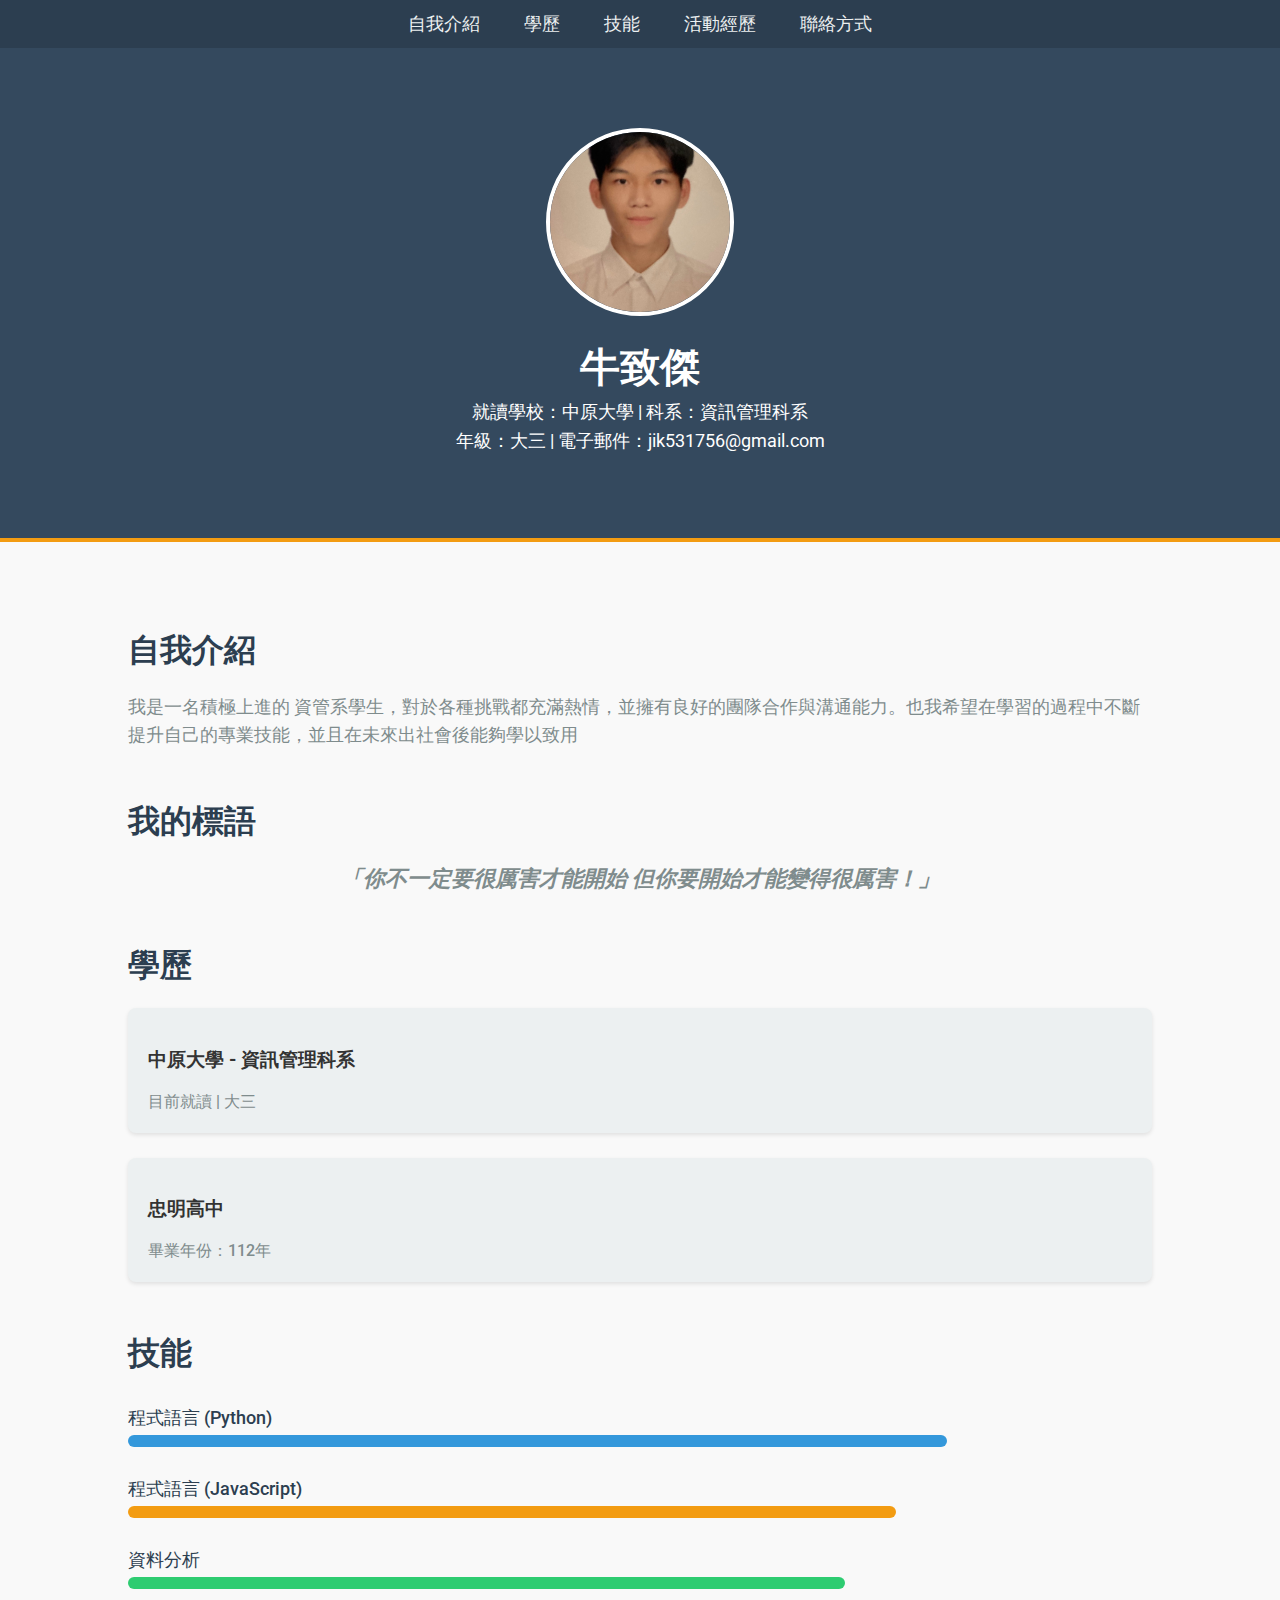
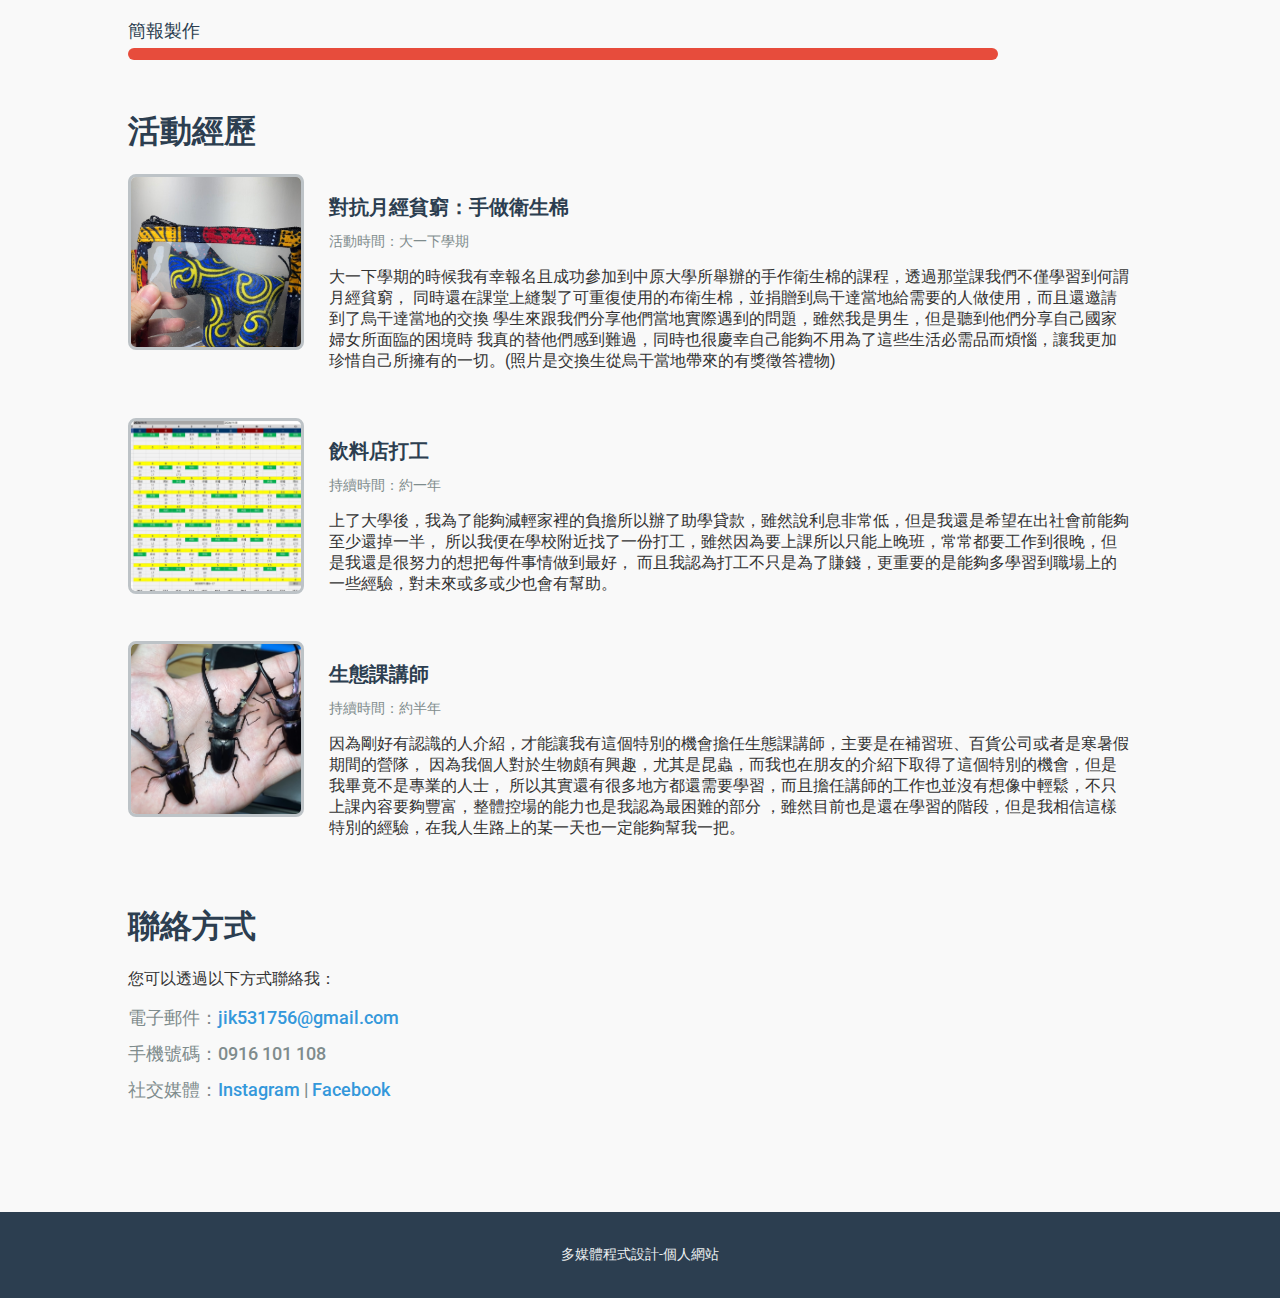
<file: 11244148/index.html>
<!DOCTYPE html>
<html lang="zh">
<head>
    <meta charset="UTF-8">
    <meta name="viewport" content="width=device-width, initial-scale=1.0">
    <title>自我介紹 - 學生履歷</title>
    <link rel="stylesheet" href="style.css">
    <link href="https://fonts.googleapis.com/css2?family=Roboto:wght@400;700&display=swap" rel="stylesheet">
</head>
<body>
    <nav>
        <ul>
            <li><a href="#about">自我介紹</a></li>
            <li><a href="#education">學歷</a></li>
            <li><a href="#skills">技能</a></li>
            <li><a href="#activities">活動經歷</a></li>
            <li><a href="#contact">聯絡方式</a></li>
        </ul>
    </nav>

    <header class="hero">
        <div class="hero-content">
            <img src="image/img.01.JPG" alt="學生照片" class="profile-photo">
            <h1>牛致傑</h1>
            <p>就讀學校：中原大學 | 科系：資訊管理科系</p>
            <p>年級：大三 | 電子郵件：jik531756@gmail.com</p>
        </div>
    </header>

    <main>
        <section id="about" class="about">
            <h2>自我介紹</h2>
            <p>我是一名積極上進的 資管系學生，對於各種挑戰都充滿熱情，並擁有良好的團隊合作與溝通能力。也我希望在學習的過程中不斷提升自己的專業技能，並且在未來出社會後能夠學以致用</p>
        </section>

        <section id="slogan" class="slogan">
            <h2>我的標語</h2>
            <p>「你不一定要很厲害才能開始 但你要開始才能變得很厲害！」</p>
        </section>

        <section id="education" class="education">
            <h2>學歷</h2>
            <div class="school">
                <h3>中原大學 - 資訊管理科系</h3>
                <span class="degree">目前就讀 | 大三</span>
            </div>
            <div class="school">
                <h3>忠明高中</h3>
                <span class="degree">畢業年份：112年</span>
            </div>
        </section>

        <section id="skills" class="skills">
            <h2>技能</h2>
            <div class="skill-chart">
                <div class="skill">
                    <label for="python">程式語言 (Python)</label>
                    <div class="progress-bar" id="python" style="width: 80%;"></div>
                </div>
                <div class="skill">
                    <label for="javascript">程式語言 (JavaScript)</label>
                    <div class="progress-bar" id="javascript" style="width: 75%;"></div>
                </div>
                <div class="skill">
                    <label for="data-analysis">資料分析</label>
                    <div class="progress-bar" id="data-analysis" style="width: 70%;"></div>
                </div>
                <div class="skill">
                    <label for="presentation">簡報製作</label>
                    <div class="progress-bar" id="presentation" style="width: 85%;"></div>
                </div>
            </div>
        </section>

        <section id="activities" class="activities">
            <h2>活動經歷</h2>
            <div class="activity">
                <img src="image/img.02.JPG" alt="活動經歷1" class="activity-photo">
                <div class="activity-info">
                    <h3>對抗月經貧窮：手做衛生棉</h3>
                    <span class="date-location">活動時間：大一下學期</span>
                    <p>大一下學期的時候我有幸報名且成功參加到中原大學所舉辦的手作衛生棉的課程，透過那堂課我們不僅學習到何謂月經貧窮，
                        同時還在課堂上縫製了可重復使用的布衛生棉，並捐贈到烏干達當地給需要的人做使用，而且還邀請到了烏干達當地的交換
                        學生來跟我們分享他們當地實際遇到的問題，雖然我是男生，但是聽到他們分享自己國家婦女所面臨的困境時
                        我真的替他們感到難過，同時也很慶幸自己能夠不用為了這些生活必需品而煩惱，讓我更加珍惜自己所擁有的一切。(照片是交換生從烏干當地帶來的有獎徵答禮物)
                    </p>
                </div>
            </div>
            <div class="activity">
                <img src="image/img.03.JPG" alt="活動經歷2" class="activity-photo">
                <div class="activity-info">
                    <h3>飲料店打工</h3>
                    <span class="date-location">持續時間：約一年</span>
                    <p>上了大學後，我為了能夠減輕家裡的負擔所以辦了助學貸款，雖然說利息非常低，但是我還是希望在出社會前能夠至少還掉一半，
                        所以我便在學校附近找了一份打工，雖然因為要上課所以只能上晚班，常常都要工作到很晚，但是我還是很努力的想把每件事情做到最好，
                        而且我認為打工不只是為了賺錢，更重要的是能夠多學習到職場上的一些經驗，對未來或多或少也會有幫助。
                    </p>
                </div>
            </div>
            <div class="activity">
                <img src="image/img.04.JPG" alt="活動經歷3" class="activity-photo">
                <div class="activity-info">
                    <h3>生態課講師</h3>
                    <span class="date-location">持續時間：約半年</span>
                    <p>因為剛好有認識的人介紹，才能讓我有這個特別的機會擔任生態課講師，主要是在補習班、百貨公司或者是寒暑假期間的營隊，
                        因為我個人對於生物頗有興趣，尤其是昆蟲，而我也在朋友的介紹下取得了這個特別的機會，但是我畢竟不是專業的人士，
                        所以其實還有很多地方都還需要學習，而且擔任講師的工作也並沒有想像中輕鬆，不只上課內容要夠豐富，整體控場的能力也是我認為最困難的部分
                        ，雖然目前也是還在學習的階段，但是我相信這樣特別的經驗，在我人生路上的某一天也一定能夠幫我一把。
                    </p>
                </div>
            </div>
        </section>

        <section id="contact" class="contact">
            <h2>聯絡方式</h2>
            <p>您可以透過以下方式聯絡我：</p>
            <ul>
                <li>電子郵件：<a href="mailto:jik531756@gmail.com">jik531756@gmail.com</a></li>
                <li>手機號碼：0916 101 108</li>
                <li>社交媒體：<a href="https://www.instagram.com/zhijie_12.10/profilecard/?igsh=MTVqdzZ6N3kyZWp4Nw==">Instagram</a> | <a href="hhttps://www.facebook.com/share/yH2Sbna8U2HPoAtX/?mibextid=LQQJ4d">Facebook</a></li>
            </ul>
        </section>
    </main>

    <footer>
        <p>多媒體程式設計-個人網站</p>
    </footer>
</body>
</html>

</html>
</file>
<file: 11244148/style.css>
body {
    font-family: 'Roboto', sans-serif;
    margin: 0;
    padding: 0;
    background-color: #f9f9f9;
    color: #333;
}

nav {
    background-color: #2C3E50; /* 深藍色 */
    color: #ECF0F1; /* 淺灰色 */
    padding: 12px 0;
    box-shadow: 0 2px 5px rgba(0, 0, 0, 0.1);
}

nav ul {
    list-style: none;
    text-align: center;
    margin: 0;
    padding: 0;
}

nav ul li {
    display: inline;
    margin: 0 20px;
}

nav ul li a {
    text-decoration: none;
    color: #ECF0F1;
    font-size: 18px;
    font-weight: 500;
    transition: color 0.3s ease;
}

nav ul li a:hover {
    color: #F39C12; /* 黃金色 */
}


.hero {
    background-color: #34495E; /* 深灰藍色 */
    color: #fff;
    padding: 80px 0;
    text-align: center;
    border-bottom: 4px solid #F39C12; /* 黃金色邊框 */
}

.hero .profile-photo {
    border-radius: 50%;
    width: 180px;
    height: 180px;
    object-fit: cover;
    margin-bottom: 20px;
    border: 4px solid #fff;
}

.hero h1 {
    font-size: 40px;
    margin: 0;
    font-weight: 700;
}

.hero p {
    font-size: 18px;
    margin: 5px 0;
    font-weight: 400;
}


main {
    padding: 60px 10%;
}

h2 {
    font-size: 32px;
    margin-bottom: 20px;
    color: #2C3E50;
    font-weight: 700;
}

section {
    margin-bottom: 50px;
}


.about p {
    font-size: 18px;
    line-height: 1.6;
    color: #7F8C8D; /* 淺灰色 */
    font-weight: 400;
}

/* 標語區域 */
.slogan p {
    font-size: 22px;
    font-style: italic;
    color: #7F8C8D;
    text-align: center;
    font-weight: 600;
    margin-top: 20px;
}


.education .school {
    margin-bottom: 25px;
    background-color: #ECF0F1; /* 米白色背景 */
    padding: 20px;
    border-radius: 8px;
    box-shadow: 0 2px 4px rgba(0, 0, 0, 0.1);
}

.education .degree {
    font-size: 16px;
    color: #7F8C8D;
    font-weight: 500;
}


.skills .skill-chart {
    margin-top: 30px;
}

.skills .skill {
    margin-bottom: 30px;
}

.skills label {
    display: block;
    font-size: 18px;
    margin-bottom: 5px;
    font-weight: 500;
    color: #2C3E50;
}

.progress-bar {
    background-color: #BDC3C7; /* 淺灰色 */
    height: 12px;
    border-radius: 8px;
    transition: width 0.5s;
}

#python {
    background-color: #3498DB; /* 藍色 */
}

#javascript {
    background-color: #F39C12; /* 黃金色 */
}

#data-analysis {
    background-color: #2ECC71; /* 綠色 */
}

#presentation {
    background-color: #E74C3C; /* 紅色 */
}


.activities .activity {
    display: flex;
    margin-bottom: 30px;
}

.activities .activity-photo {
    width: 170px;
    height: 170px;
    object-fit: cover;
    border-radius: 8px;
    margin-right: 25px;
    border: 3px solid #BDC3C7; /* 灰色邊框 */
}

.activities .activity-info {
    max-width: 800px;
}

.activities .date-location {
    font-size: 14px;
    color: #7F8C8D;
    font-weight: 400;
    margin-bottom: 10px;
}

.activities h3 {
    font-size: 20px;
    color: #2C3E50;
    font-weight: 600;
    margin-bottom: 10px;
}


.contact ul {
    list-style: none;
    padding: 0;
}

.contact ul li {
    font-size: 18px;
    margin: 12px 0;
    font-weight: 500;
    color: #7F8C8D;
}

.contact a {
    color: #3498DB; 
    text-decoration: none;
}

.contact a:hover {
    text-decoration: underline;
}


footer {
    background-color: #2C3E50;
    color: #ECF0F1;
    text-align: center;
    padding: 20px;
    font-size: 14px;
    font-weight: 400;
}


@media (max-width: 768px) {
    main {
        padding: 40px 5%;
    }

    .hero {
        padding: 60px 0;
    }

    .hero h1 {
        font-size: 30px;
    }

    .hero p {
        font-size: 16px;
    }

    nav ul {
        padding: 0;
    }

    nav ul li {
        display: block;
        margin: 12px 0;
    }

    .skills .progress-bar {
        height: 8px;
    }

    .activities .activity {
        flex-direction: column;
        align-items: center;
    }

    .activities .activity-photo {
        margin-bottom: 10px;
    }
}
</file>
